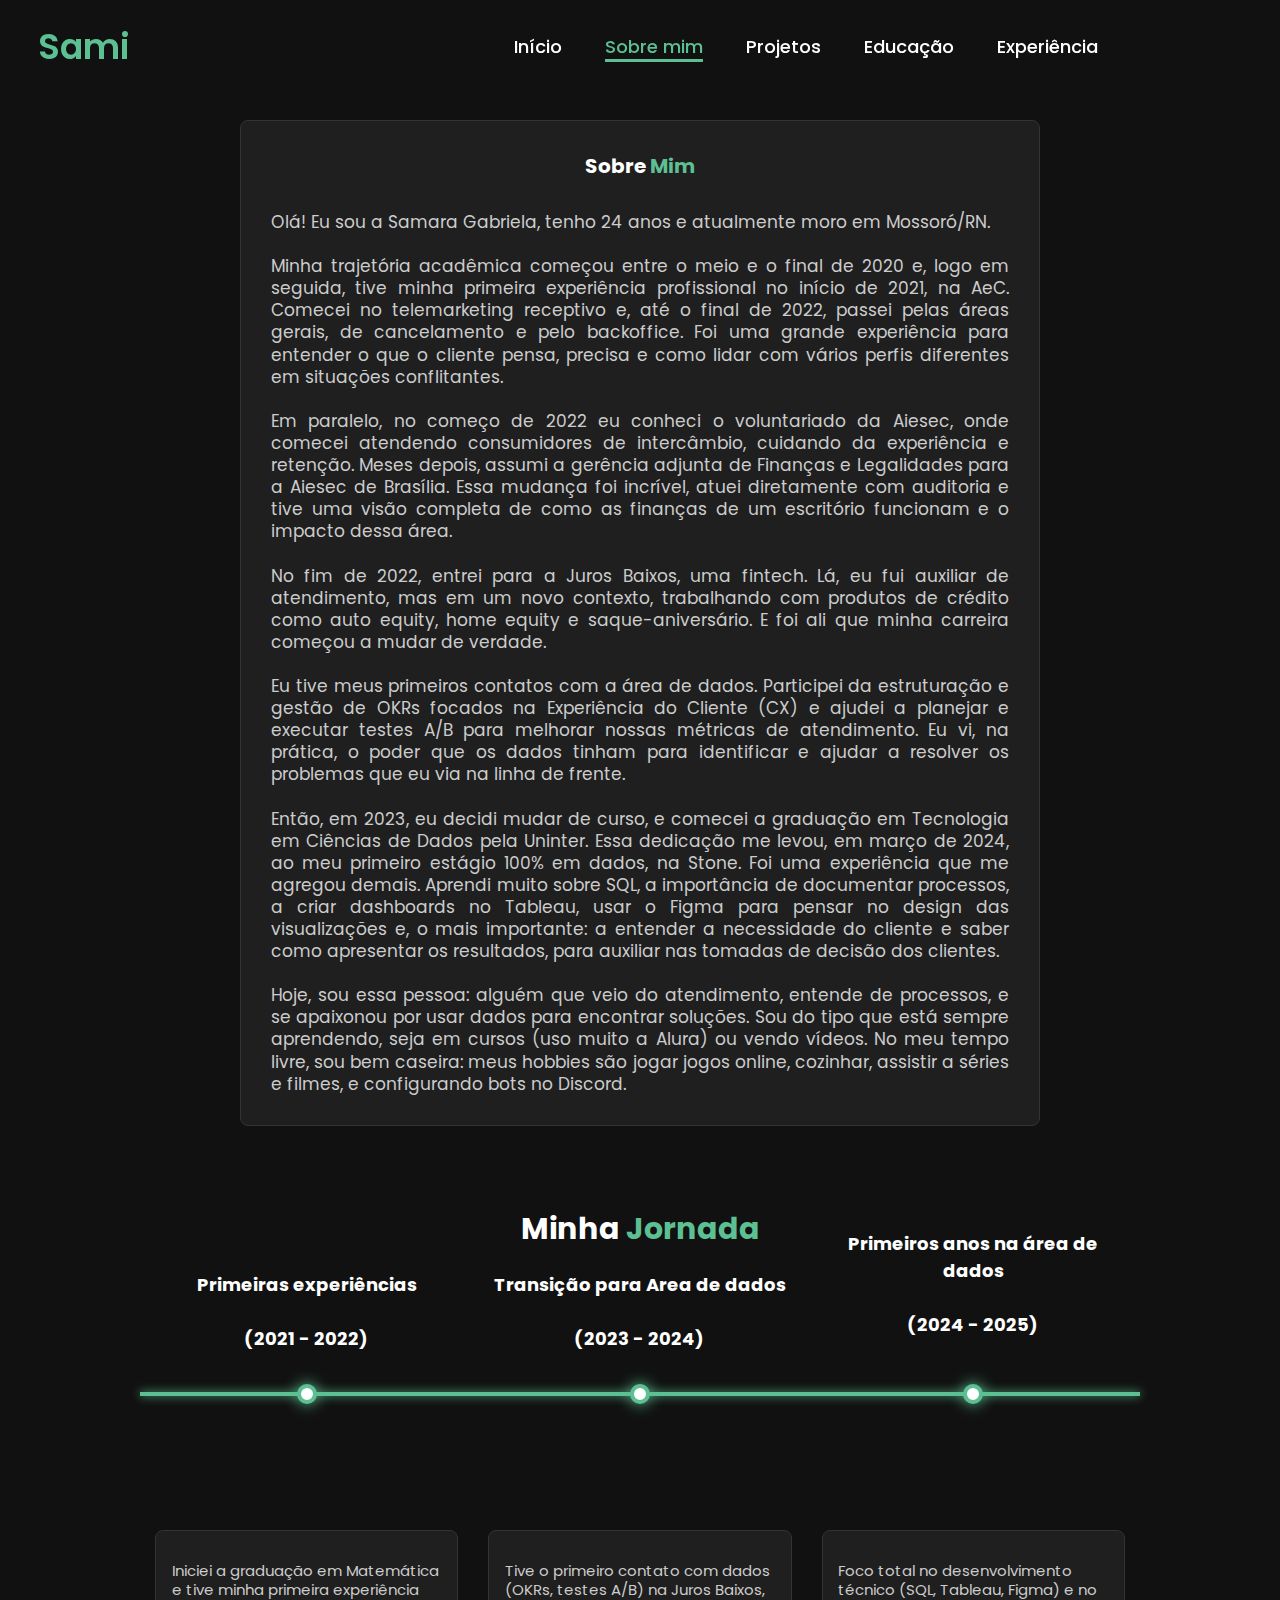
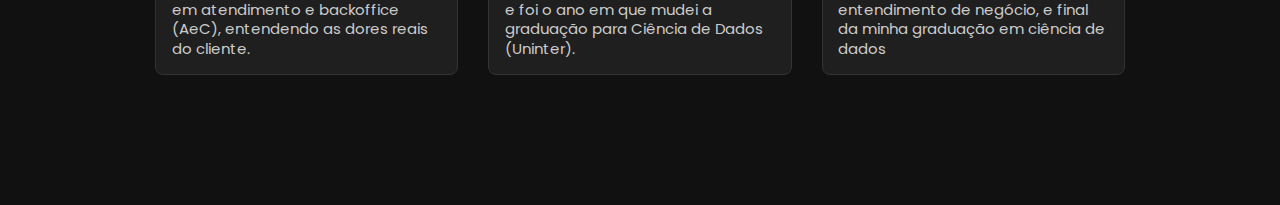
<file: about.html>
<!DOCTYPE html>
<html lang="pt-br">
<head>
    <meta charset="UTF-8">
    <meta name="viewport" content="width=device-width, initial-scale=1.0">
    <title>Sobre Mim - Portfólio Sami</title>
    <link rel="stylesheet" href="style.css"> 
    <link rel="stylesheet" href="https://cdnjs.cloudflare.com/ajax/libs/font-awesome/6.5.2/css/all.min.css" integrity="sha512-SnH5WK+bZxgPHs44uWIX+LLJAJ9/2PkPKZ5QiAj6Ta86w+fsb2TkcmfRyVX3pBnMFcV7oQPJkl9QevSCWr3W6A==" crossorigin="anonymous" referrerpolicy="no-referrer" />
</head>
<body>

    <header>
        <a href="index.html" class="logo">Sami</a>

        <nav>
            <a href="index.html">Início</a>
            <a href="about.html" class="active">Sobre mim</a>
            <a href="projects.html">Projetos</a>
            <a href="education.html">Educação</a>
            <a href="experience.html">Experiência</a>

        </nav>
            <div id="menu-icon" class="fas fa-bars"></div>
    </header>

<section class="about" id="about">

        <div class="about-intro">
            <h1 class="heading">Sobre <span>Mim</span></h1>
            <p>
                Olá! Eu sou a Samara Gabriela, tenho 24 anos e atualmente moro em Mossoró/RN. <br><br>

Minha trajetória acadêmica começou entre o meio e o final de 2020 e, logo em seguida, tive minha primeira experiência profissional no início de 2021, na AeC. Comecei no telemarketing receptivo e, até o final de 2022, passei pelas áreas gerais, de cancelamento e pelo backoffice. Foi uma grande experiência para entender o que o cliente pensa, precisa e como lidar com vários perfis diferentes em situações conflitantes. <br><br>

Em paralelo, no começo de 2022 eu conheci o voluntariado da Aiesec, onde comecei atendendo consumidores de intercâmbio, cuidando da experiência e retenção. Meses depois, assumi a gerência adjunta de Finanças e Legalidades para a Aiesec de Brasília. Essa mudança foi incrível, atuei diretamente com auditoria e tive uma visão completa de como as finanças de um escritório funcionam e o impacto dessa área. <br><br>

No fim de 2022, entrei para a Juros Baixos, uma fintech. Lá, eu fui auxiliar de atendimento, mas em um novo contexto, trabalhando com produtos de crédito como auto equity, home equity e saque-aniversário. E foi ali que minha carreira começou a mudar de verdade. <br><br>

Eu tive meus primeiros contatos com a área de dados. Participei da estruturação e gestão de OKRs focados na Experiência do Cliente (CX) e ajudei a planejar e executar testes A/B para melhorar nossas métricas de atendimento. Eu vi, na prática, o poder que os dados tinham para identificar e ajudar a resolver os problemas que eu via na linha de frente. <br><br>

Então, em 2023, eu decidi mudar de curso, e comecei a graduação em Tecnologia em Ciências de Dados pela Uninter.

Essa dedicação me levou, em março de 2024, ao meu primeiro estágio 100% em dados, na Stone. Foi uma experiência que me agregou demais. Aprendi muito sobre SQL, a importância de documentar processos, a criar dashboards no Tableau, usar o Figma para pensar no design das visualizações e, o mais importante: a entender a necessidade do cliente e saber como apresentar os resultados, para auxiliar nas tomadas de decisão dos clientes.<br><br>

Hoje, sou essa pessoa: alguém que veio do atendimento, entende de processos, e se apaixonou por usar dados para encontrar soluções. Sou do tipo que está sempre aprendendo, seja em cursos (uso muito a Alura) ou vendo vídeos. No meu tempo livre, sou bem caseira: meus hobbies são jogar jogos online, cozinhar, assistir a séries e filmes, e configurando bots no Discord.
            </p>
        </div>

        <div class="timeline-horizontal-container">
            <h2 class="heading-small">Minha <span>Jornada</span></h2>
            <div class="timeline-horizontal">

                <div class="timeline-item">
                    <h3 class="timeline-title">Primeiras experiências 
                        <br></br>(2021 - 2022)</h3>
                    <div class="timeline-dot"></div>
                    <div class="timeline-content">
                        <p>Iniciei a graduação em Matemática e tive minha primeira experiência em atendimento e backoffice (AeC), entendendo as dores reais do cliente.</p>
                    </div>
                </div>

                <div class="timeline-item">
                    <h3 class="timeline-title">Transição para Area de dados 
                        <br></br>(2023 - 2024)</h3>
                    <div class="timeline-dot"></div>
                    <div class="timeline-content">
                        <p> Tive o primeiro contato com dados (OKRs, testes A/B) na Juros Baixos, e foi o ano em que mudei a graduação para Ciência de Dados (Uninter).</p>
                    </div>
                </div>
                
                <div class="timeline-item">
                    <h3 class="timeline-title">Primeiros anos na área de dados
                        <br></br>(2024 - 2025)</h3>
                    <div class="timeline-dot"></div>
                    <div class="timeline-content">
                        <p>Foco total no desenvolvimento técnico (SQL, Tableau, Figma) e no entendimento de negócio, e final da minha graduação em ciência de dados</p>
                    </div>
                </div>

            </div>
        </div>

    </section>

            <script>
                let menuIcon = document.querySelector('#menu-icon');
                let navbar = document.querySelector('nav');

                menuIcon.onclick = () => {
                    menuIcon.classList.toggle('fa-times');
                    navbar.classList.toggle('active');
                };
            </script>

        </body>
        </html>
</file>
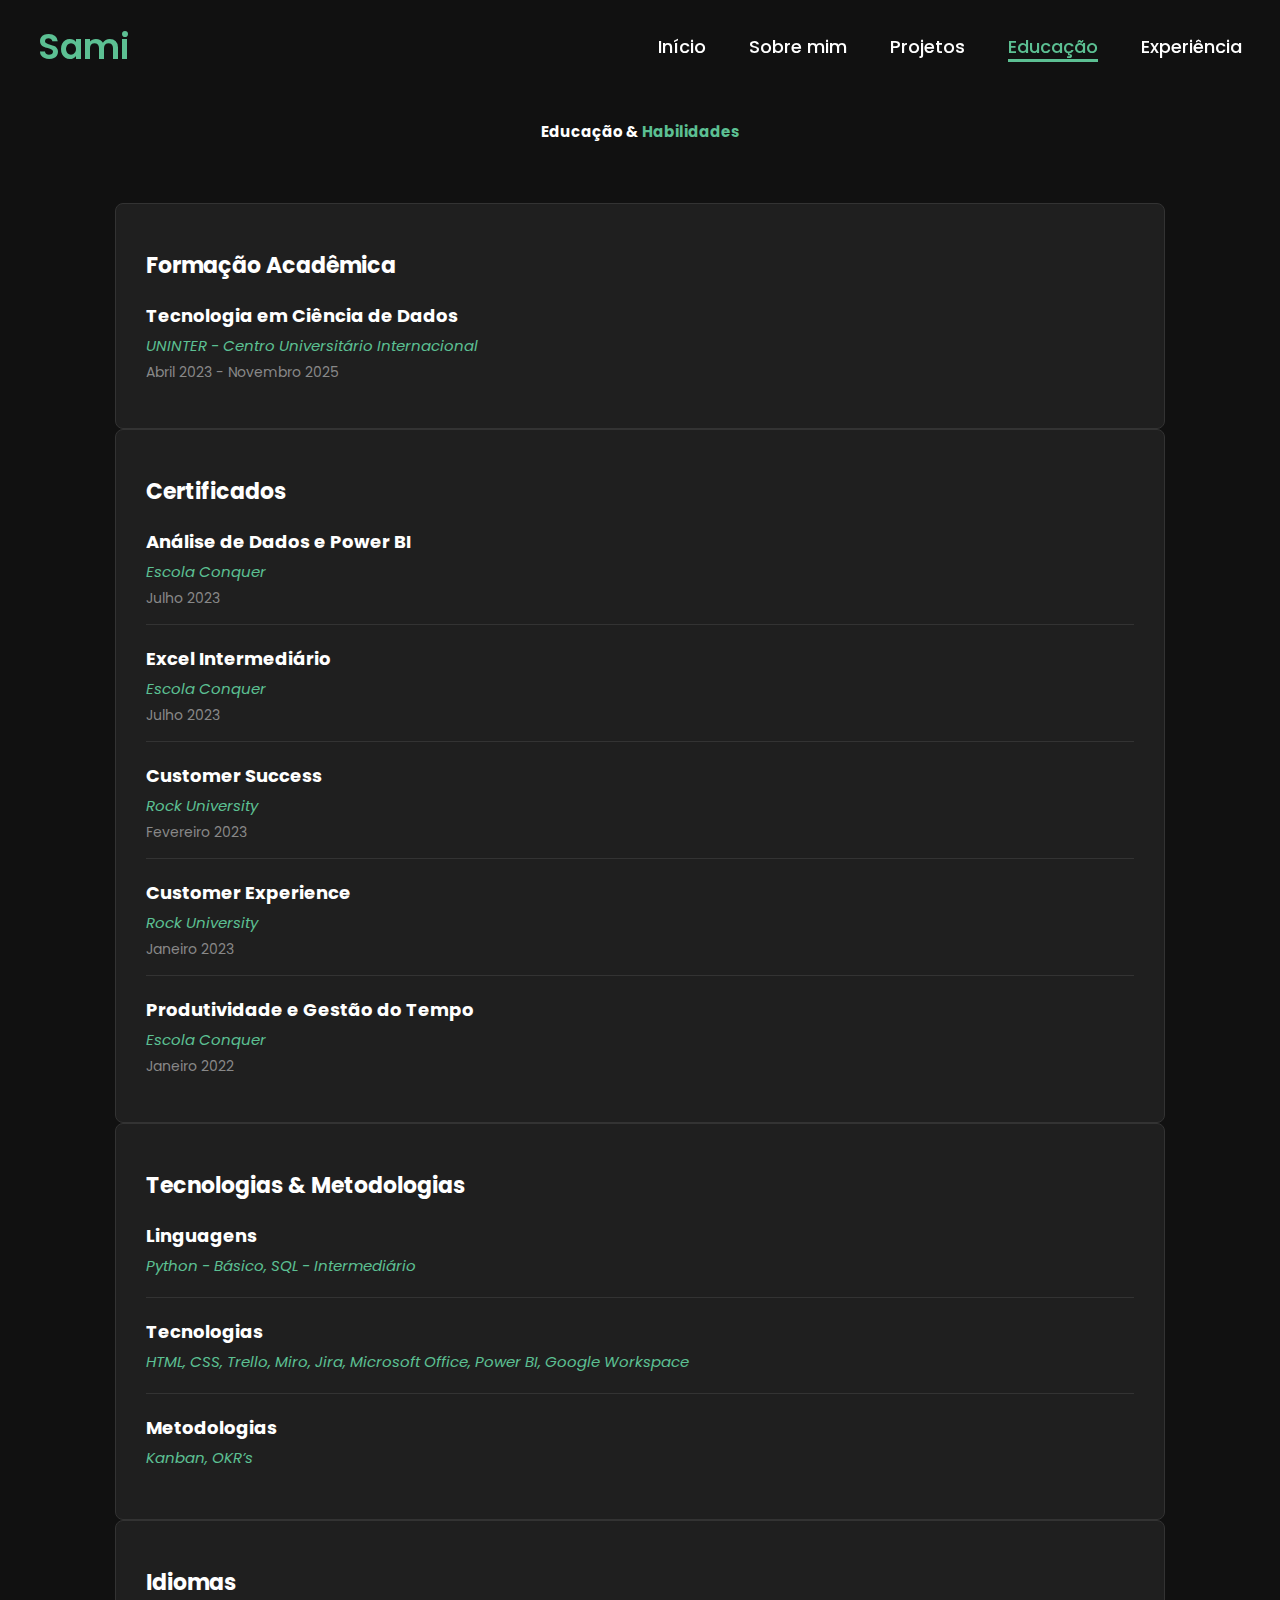
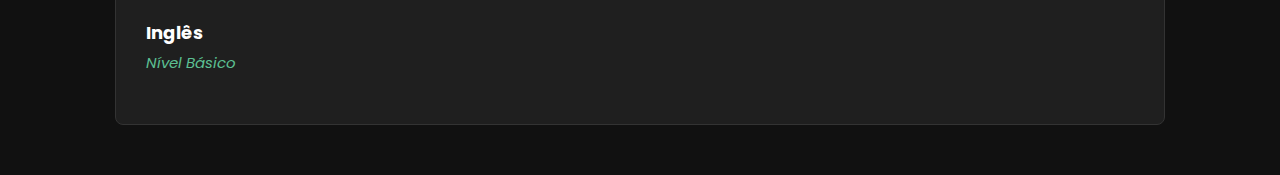
<file: education.html>
<!DOCTYPE html>
<html lang="pt-br">
<head>
    <meta charset="UTF-8">
    <meta name="viewport" content="width=device-width, initial-scale=1.0">
    <title>Educação - Portfólio Sami</title>
    <link rel="stylesheet" href="style.css"> 
    <link rel="stylesheet" href="https://cdnjs.cloudflare.com/ajax/libs/font-awesome/6.5.2/css/all.min.css" integrity="sha512-SnH5WK+bZxgPHs44uWIX+LLJAJ9/2PkPKZ5QiAj6Ta86w+fsb2TkcmfRyVX3pBnMFcV7oQPJkl9QevSCWr3W6A==" crossorigin="anonymous" referrerpolicy="no-referrer" />
</head>
<body>

    <header>
        <a href="index.html" class="logo">Sami</a>

        <nav>
            <a href="index.html">Início</a>
            <a href="about.html">Sobre mim</a>
            <a href="projects.html">Projetos</a>
            <a href="education.html" class="active">Educação</a> <a href="experience.html">Experiência</a>
        </nav>
    </header>

    <section class="education" id="education">
        <h2 class="heading">Educação & <span>Habilidades</span></h2>

        <div class="education-container">

            <div class="education-card">
                <i class="fa-solid fa-graduation-cap"></i>
                <h3>Formação Acadêmica</h3>
                <ul>
                    <li>
                        <h4>Tecnologia em Ciência de Dados</h4>
                        <span class="institution">UNINTER - Centro Universitário Internacional</span>
                        <span class="date">Abril 2023 - Novembro 2025</span>
                    </li>
                    </ul>
            </div>

            <div class="education-card">
                <i class="fa-solid fa-certificate"></i>
                <h3>Certificados</h3>
                <ul>
                    <li>
                        <h4>Análise de Dados e Power BI</h4>
                        <span class="institution">Escola Conquer</span>
                        <span class="date">Julho 2023</span>
                    </li>
                    <li>
                        <h4>Excel Intermediário</h4>
                        <span class="institution">Escola Conquer</span>
                        <span class="date">Julho 2023</span>
                    </li>
                    <li>
                        <h4>Customer Success</h4>
                        <span class="institution">Rock University</span>
                        <span class="date">Fevereiro 2023</span>
                    </li>
                    <li>
                        <h4>Customer Experience</h4>
                        <span class="institution">Rock University</span>
                        <span class="date">Janeiro 2023</span>
                    </li>
                    <li>
                        <h4>Produtividade e Gestão do Tempo</h4>
                        <span class="institution">Escola Conquer</span>
                        <span class="date">Janeiro 2022</span>
                    </li>
                </ul>
            </div>

            <div class="education-card">
                <i class="fa-solid fa-laptop-code"></i>
                <h3>Tecnologias & Metodologias</h3>
                <ul>
                    <li>
                        <h4>Linguagens</h4>
                        <span class="institution">Python - Básico, SQL - Intermediário</span>
                    </li>
                    <li>
                        <h4>Tecnologias</h4>
                        <span class="institution">HTML, CSS, Trello, Miro, Jira, Microsoft Office, Power BI, Google Workspace</span>
                    </li>
                    <li>
                        <h4>Metodologias</h4>
                        <span class="institution">Kanban, OKR’s</span>
                    </li>
                </ul>
            </div>

            <div class="education-card">
                <i class="fa-solid fa-language"></i>
                <h3>Idiomas</h3>
                <ul>
                    <li>
                        <h4>Inglês</h4>
                        <span class="institution">Nível Básico</span>
                    </li>
                </ul>
            </div>

        </div> </section>
    
</body>
</html>
</file>
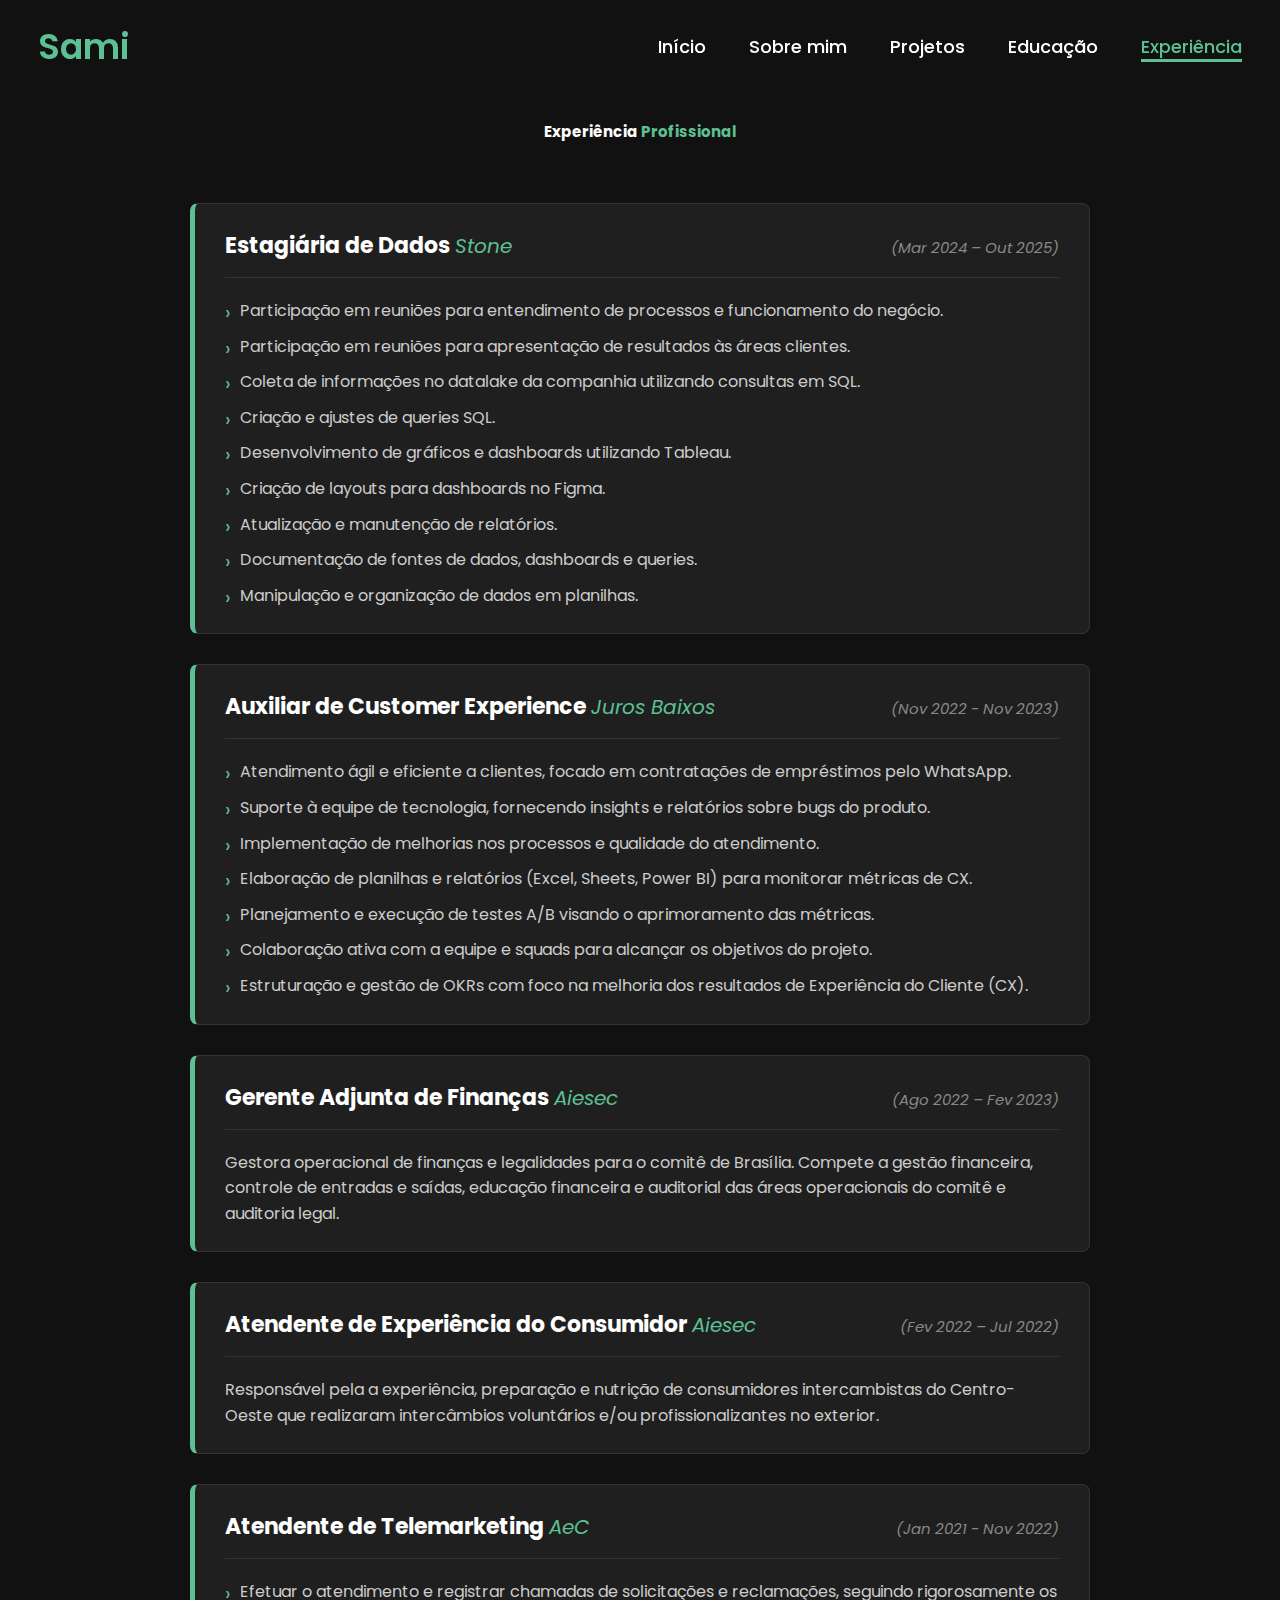
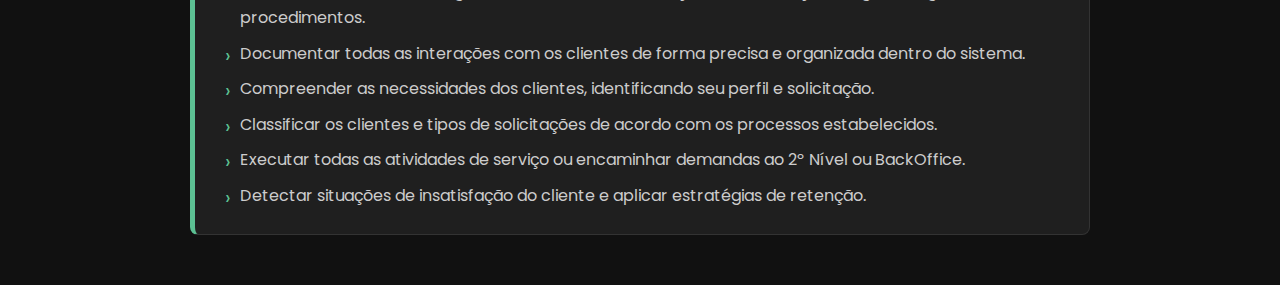
<file: experience.html>
<!DOCTYPE html>
<html lang="pt-br">
<head>
    <meta charset="UTF-8">
    <meta name="viewport" content="width=device-width, initial-scale=1.0">
    <title>Experiência - Portfólio Sami</title>
    <link rel="stylesheet" href="style.css"> 
    <link rel="stylesheet" href="https://cdnjs.cloudflare.com/ajax/libs/font-awesome/6.5.2/css/all.min.css" integrity="sha512-SnH5WK+bZxgPHs44uWIX+LLJAJ9/2PkPKZ5QiAj6Ta86w+fsb2TkcmfRyVX3pBnMFcV7oQPJkl9QevSCWr3W6A==" crossorigin="anonymous" referrerpolicy="no-referrer" />
</head>
<body>

    <header>
        <a href="index.html" class="logo">Sami</a>
        <nav>
            <a href="index.html">Início</a>
            <a href="about.html">Sobre mim</a>
            <a href="projects.html">Projetos</a>
            <a href="education.html">Educação</a>
            <a href="experience.html" class="active">Experiência</a>
        </nav>
    </header>

    <section class="experience" id="experience">
        <h2 class="heading">Experiência <span>Profissional</span></h2>

        <div class="experience-container">

            <div class="experience-block">
                <div class="experience-header">
                    <h3>Estagiária de Dados <span class="company-name">Stone</span></h3>
                    <span class="date">(Mar 2024 – Out 2025)</span>
                </div>
                <ul class="job-description">
                    <li>Participação em reuniões para entendimento de processos e funcionamento do negócio.</li>
                    <li>Participação em reuniões para apresentação de resultados às áreas clientes.</li>
                    <li>Coleta de informações no datalake da companhia utilizando consultas em SQL.</li>
                    <li>Criação e ajustes de queries SQL.</li>
                    <li>Desenvolvimento de gráficos e dashboards utilizando Tableau.</li>
                    <li>Criação de layouts para dashboards no Figma.</li>
                    <li>Atualização e manutenção de relatórios.</li>
                    <li>Documentação de fontes de dados, dashboards e queries.</li>
                    <li>Manipulação e organização de dados em planilhas.</li>
                </ul>
            </div>

            <div class="experience-block">
                <div class="experience-header">
                    <h3>Auxiliar de Customer Experience <span class="company-name">Juros Baixos</span></h3>
                    <span class="date">(Nov 2022 - Nov 2023)</span>
                </div>
                <ul class="job-description">
                    <li>Atendimento ágil e eficiente a clientes, focado em contratações de empréstimos pelo WhatsApp.</li>
                    <li>Suporte à equipe de tecnologia, fornecendo insights e relatórios sobre bugs do produto.</li>
                    <li>Implementação de melhorias nos processos e qualidade do atendimento.</li>
                    <li>Elaboração de planilhas e relatórios (Excel, Sheets, Power BI) para monitorar métricas de CX.</li>
                    <li>Planejamento e execução de testes A/B visando o aprimoramento das métricas.</li>
                    <li>Colaboração ativa com a equipe e squads para alcançar os objetivos do projeto.</li>
                    <li>Estruturação e gestão de OKRs com foco na melhoria dos resultados de Experiência do Cliente (CX).</li>
                </ul>
            </div>

            <div class="experience-block">
                <div class="experience-header">
                    <h3>Gerente Adjunta de Finanças <span class="company-name">Aiesec</span></h3>
                    <span class="date">(Ago 2022 – Fev 2023)</span>
                </div>
                <p class="job-description">Gestora operacional de finanças e legalidades para o comitê de Brasília. Compete a gestão financeira, controle de entradas e saídas, educação financeira e auditorial das áreas operacionais do comitê e auditoria legal.</p>
            </div>

            <div class="experience-block">
                <div class="experience-header">
                    <h3>Atendente de Experiência do Consumidor <span class="company-name">Aiesec</span></h3>
                    <span class="date">(Fev 2022 – Jul 2022)</span>
                </div>
                <p class="job-description">Responsável pela a experiência, preparação e nutrição de consumidores intercambistas do Centro-Oeste que realizaram intercâmbios voluntários e/ou profissionalizantes no exterior.</p>
            </div>

            <div class="experience-block">
                <div class="experience-header">
                    <h3>Atendente de Telemarketing <span class="company-name">AeC</span></h3>
                    <span class="date">(Jan 2021 - Nov 2022)</span>
                </div>
                <ul class="job-description">
                    <li>Efetuar o atendimento e registrar chamadas de solicitações e reclamações, seguindo rigorosamente os procedimentos.</li>
                    <li>Documentar todas as interações com os clientes de forma precisa e organizada dentro do sistema.</li>
                    <li>Compreender as necessidades dos clientes, identificando seu perfil e solicitação.</li>
                    <li>Classificar os clientes e tipos de solicitações de acordo com os processos estabelecidos.</li>
                    <li>Executar todas as atividades de serviço ou encaminhar demandas ao 2º Nível ou BackOffice.</li>
                    <li>Detectar situações de insatisfação do cliente e aplicar estratégias de retenção.</li>
                </ul>
            </div>

        </div> </section>
    
</body>
</html>
</file>
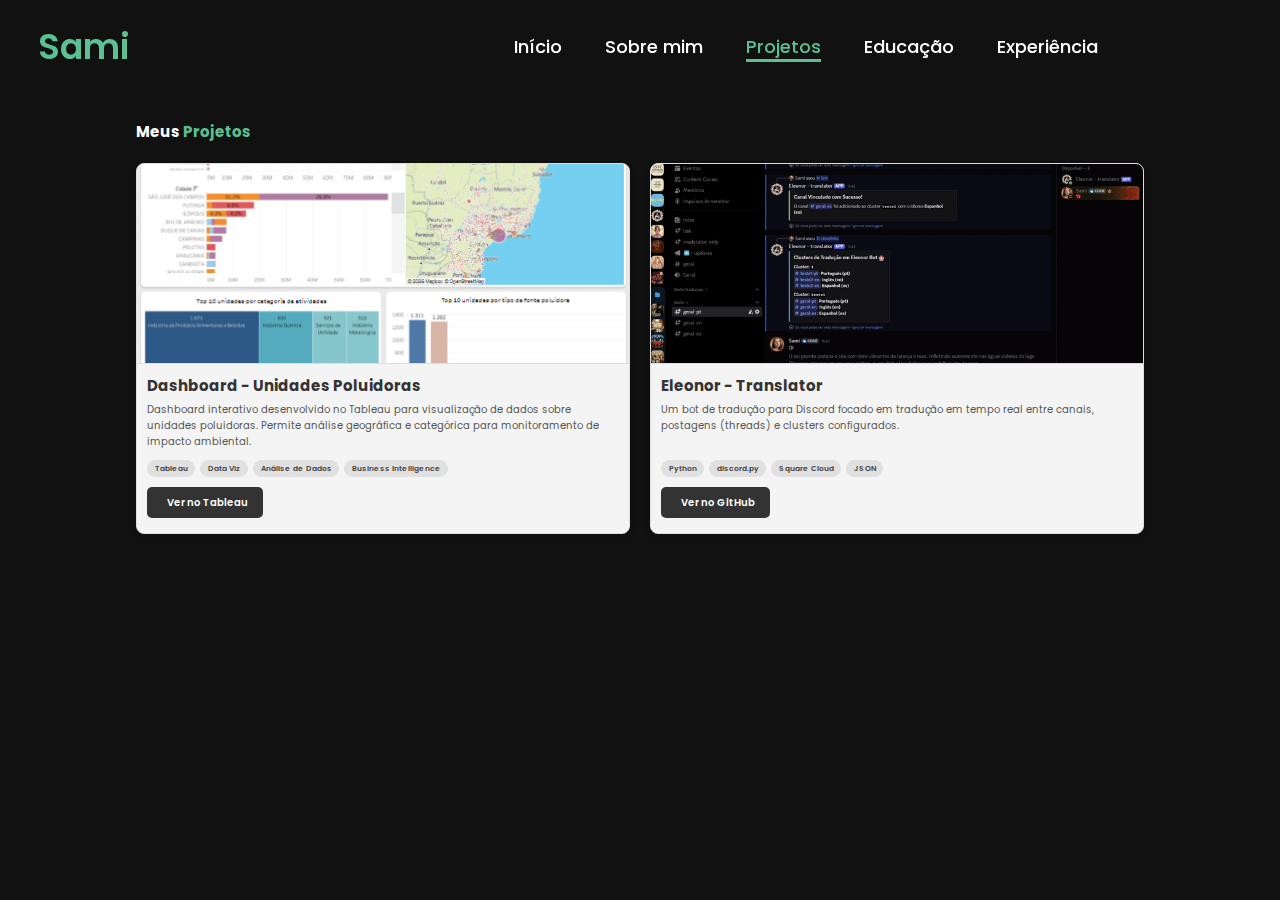
<file: projects.html>
<!DOCTYPE html>
<html lang="pt-br">
<head>
    <meta charset="UTF-8">
    <meta name="viewport" content="width=device-width, initial-scale=1.0">
    <title>Projetos - Portfólio Sami</title>
    <link rel="stylesheet" href="style.css"> 
    <link rel="stylesheet" href="https://cdnjs.cloudflare.com/ajax/libs/font-awesome/6.5.2/css/all.min.css" integrity="sha512-SnH5WK+bZxgPHs44uWIX+LLJAJ9/2PkPKZ5QiAj6Ta86w+fsb2TkcmfRyVX3pBnMFcV7oQPJkl9QevSCWr3W6A==" crossorigin="anonymous" referrerpolicy="no-referrer" />
</head>
<body>

    <header>
        <a href="index.html" class="logo">Sami</a>

        <nav>
            <a href="index.html">Início</a>
            <a href="about.html">Sobre mim</a>
            <a href="projects.html" class="active">Projetos</a>
            <a href="education.html">Educação</a>
            <a href="experience.html">Experiência</a>
        </nav>
            <div id="menu-icon" class="fas fa-bars"></div>
    </header>

    <section class="about" id="about">
        <div class="about-content">
            <h2 class="heading">Meus <span>Projetos</span></h2>
            
            <div class="projects-container">

                <div class="project-card">
                    <img src="dashboard-poluidoras.png" alt="Dashboard Unidades Poluidoras" class="project-image">
                    
                    <h4 class="project-title">Dashboard - Unidades Poluidoras</h4>
                    
                    <p class="project-description">
                        Dashboard interativo desenvolvido no Tableau para visualização de dados sobre unidades poluidoras. Permite análise geográfica e categórica para monitoramento de impacto ambiental.
                    </p>
                    
                    <div class="project-tags">
                        <span>Tableau</span>
                        <span>Data Viz</span>
                        <span>Análise de Dados</span>
                        <span>Business Intelligence</span>
                    </div>
                    
                    <div class="project-links">
                        <a href="https://public.tableau.com/app/profile/samara.franco/viz/UnidadePoluidora/Geral" target="_blank" class="btn-link">
                            <i class="fas fa-chart-line"></i> Ver no Tableau
                        </a>
                    </div>
                </div>

                <div class="project-card">
                    
                    <img src="teste-bot.gif" alt="Demonstração do Bot Eleonor" class="project-image">
                    
                    <h4 class="project-title">Eleonor - Translator</h4>
                    
                    <p class="project-description">
                        Um bot de tradução para Discord focado em tradução em tempo real entre canais, postagens (threads) e clusters configurados.
                    </p>
                    
                    <div class="project-tags">
                        <span>Python</span>
                        <span>discord.py</span>
                        <span>Square Cloud</span>
                        <span>JSON</span>
                    </div>
                    
                    <div class="project-links">
                        <a href="https://github.com/samigaby/Eleonor---translator" target="_blank" class="btn-link">
                            <i class="fab fa-github"></i> Ver no GitHub
                        </a>
                    </div>
                </div>

            </div> </div>
    </section>
        <script>
                let menuIcon = document.querySelector('#menu-icon');
                let navbar = document.querySelector('nav');

                menuIcon.onclick = () => {
                    menuIcon.classList.toggle('fa-times');
                    navbar.classList.toggle('active');
                };
        </script>   
</body>
</html>
</file>
<file: style.css>
@import url('https://fonts.googleapis.com/css2?family=Poppins:wght@100;200;300;400;500;600;700;800&display=swap');

* {
    margin: 0;
    padding: 0;
    box-sizing: border-box;
    text-decoration: none;
    border: none;
    outline: none;
    font-family: 'Poppins', sans-serif;
}

html {
    font-size: 62.5%;
    scroll-behavior: smooth; /* Adicionado para rolagem suave */
}

body {
    width: 100%;
    min-height: 100vh;
    overflow-x: hidden;
    background-image: linear-gradient(to right, #535353 0%, black 100%);
    color: white;
}

/* =================================
   HEADER
   ================================= */
header {
    position: fixed;
    top: 0;
    left: 0;
    width: 100%;
    padding: 2rem 3%;
    background-color: transparent(0, 0, 0, 0.3); /* Fundo semi-transparente para melhor leitura */
    backdrop-filter: blur(0px); /* Efeito de vidro fosco */
    display: flex;
    justify-content: space-between;
    align-items: center;

    z-index: 100;
}

.logo {
    font-size: 3.5rem;
    font-weight: 600;
    color: #5CC093;
    cursor: pointer;
    transition: 0.5s ease;
    margin-right: 20rem;
}

.logo:hover {
    transform: scale(1.1);
}

nav a {
    font-size: 1.8rem;
    color: white;
    margin-left: 4rem;
    font-weight: 500;
    transition: 0.3s ease;
    border-bottom: 3px solid transparent;
}

nav a:hover,
nav a.active {
    color: #5CC093;
    border-bottom: 3px solid #5CC093;
}

/* =================================
   HOME SECTION
   ================================= */
section {
    min-height: 100vh;
    padding: 5rem 9% 5rem;
}

.home {
    display: flex;
    justify-content: center;
    align-items: center;
    gap: 8rem;
}

.home-content h1 {
    font-size: 5.5rem;
    font-weight: 700;
    line-height: 1.3;
}

.home-content h3 {
    font-size: 3.5rem;
    margin-bottom: 1rem;
    font-weight: 700;
}

span {
    color: #5CC093;
}


/* >>> CÓDIGO PARA SEPARAR CONTÊINER E IMAGEM <<< */

/* 1. O CONTÊINER PRINCIPAL (A CAIXA QUE SEGURA TUDO) */
.home-img {
    position: relative; /* Essencial para o posicionamento das camadas */
    width: 350px;
    height: 350px;  
    /* Adicionamos display flex para centralizar a imagem facilmente */
    display: flex;
    justify-content: center;
    align-items: center;
}

/* 2. A FORMA DE FUNDO (A CAMADA DE TRÁS) */
.home-img::before {
    content: ''; /* Pseudo-elementos sempre precisam de 'content' */
    position: absolute; /* Posição absoluta em relação ao .home-img */
    width: 100%;       /* Ocupa 100% do tamanho do pai */
    height: 100%;
    top: 0;
    left: 0;
    /* É AQUI QUE VOCÊ CRIA SUA FORMA CUSTOMIZADA! */
    border-radius: 50% 50% 50% 50% / 50% 50% 50% 50%; 
    
    /* O brilho e a cor ficam na forma de fundo */
    background-color: #333; /* Uma cor de fundo para a forma */
    box-shadow: 0 0 30px #5CC093;
    
    transition: 0.4s ease-in-out;
}

/* 3. A IMAGEM (A CAMADA DA FRENTE) */
.home-img img {
    width: 102%;  /* Um pouco menor que o contêiner para a borda aparecer */
    height: 110%;
    object-fit: cover; /* Garante que a foto não se distorça */
    
    /* AQUI você define a forma da IMAGEM! Pode ser um círculo perfeito. */
    border-radius: 50%; 
    
    /* Garante que a imagem fique na frente da forma de fundo */
    position: relative; 
    z-index: 1;
}

/* EFEITO HOVER: Aumenta a forma de trás e o brilho */
.home-img:hover::before {
    transform: scale(1.02);
    box-shadow: 0 0 100px #5CC093;
}

/* Lembre-se: A regra para .home-img img deve ser APAGADA do seu CSS! */
/* >>> FIM DA SOLUÇÃO <<< */


.social-icons a {
    display: inline-flex;
    justify-content: center;
    align-items: center;
    width: 4rem;
    height: 4rem;
    background-color: transparent;
    border: 2px solid #5CC093;
    border-radius: 50%;
    font-size: 2rem;
    color: #5CC093;
    margin: 3rem 1.5rem 3rem 0;
    transition: 0.3s ease;
}

.social-icons a:hover {
    background-color: #5CC093;
    color: white;
    transform: translateY(-5px);
}

.btn {
    display: inline-block;
    padding: 1.2rem 2.8rem;
    background-color: #5CC093;
    border-radius: 4rem;
    font-size: 1.6rem;
    color: white;
    letter-spacing: 0.1rem;
    font-weight: 600;
    border: 2px solid #5CC093;
    transition: 0.3s ease;
    cursor: pointer;
    box-shadow: 0 0 10px #5CC093;
}

.btn:hover {
    transform: scale(1.03);
    background-color: transparent;
    color: #5CC093;
    box-shadow: 0 0 25px #5CC093;
}

.typing-text span {
    position: relative;
}

.typing-text span::before {
    content: "Analytics Engineer";
    color: #5CC093;
    animation: word 20s infinite; /* Animação que troca as palavras */

    /* A MÁGICA ACONTECE AQUI */
    
    white-space: nowrap; /* Evita que o texto quebre linha */
    overflow: hidden; /* Garante que nada escape */
    clip-path: inset(0 100% 0 0); /* Começa "cortado" (invisível) */
    
    /* Animação que "digita" e "apaga" usando o clip-path */
    animation: word 20s infinite,
                 typing 20s steps(18) infinite;
}

.typing-text span::after {
    content: "";
    position: absolute;
    width: 3px; /* Apenas a largura do cursor */
    height: 100%;
    background-color: #5CC093; /* Cor do cursor */
    
    /* Posição inicial ao lado do texto (que está invisível) */
    left: 0; 
    
    /* As duas animações: uma para piscar e outra para acompanhar o texto */
    animation: cursor_move 20s steps(18) infinite,
                 blink 0.8s infinite;
}

/* ================================================= */
/* KEYFRAMES ATUALIZADOS               */
/* ================================================= */

/* 1. Animação que troca o texto (esta não muda) */
@keyframes word {
    0%, 49.9% { content: "Analytics Engineer"; }
    50%, 100% { content: "Data Analyst"; }
}

/* 2. Animação que revela/esconde o texto com clip-path */
@keyframes typing {
    /* FASE 1: "Analytics Engineer" */
    0%, 4% { clip-path: inset(0 100% 0 0); } /* Escondido */
    10%, 40% { clip-path: inset(0 0 0 0); } /* Totalmente visível */
    44%, 49.9% { clip-path: inset(0 100% 0 0); } /* Escondido de novo */

    /* FASE 2: "Data Analyst" */
    50%, 54% { clip-path: inset(0 100% 0 0); } /* Continua escondido */
    60%, 90% { clip-path: inset(0 0 0 0); } /* Totalmente visível */
    94%, 100% { clip-path: inset(0 100% 0 0); } /* Escondido para recomeçar */
}

/* 3. Animação que move o cursor junto com o texto */
@keyframes cursor_move {
    /* FASE 1 */
    0%, 4% { left: 0; }
    10%, 40% { left: 100%; }
    44%, 49.9% { left: 0; }

    /* FASE 2 */
    50%, 54% { left: 0; }
    60%, 90% { left: 100%; }
    94%, 100% { left: 0; }
}

/* 4. Animação que faz o cursor piscar */
@keyframes blink {
    to { background-color: transparent; }
}

/* =================================
   MEDIA QUERIES (Responsivo)
   ================================= */
@media (max-width: 995px) {
    header {
        padding: 2rem 3%;
    }

    nav {
        position: absolute;
        top: 100%;
        right: -100%; /* Começa fora da tela para transição */
        width: 40%;
        border-left: 3px solid #5CC093;
        border-bottom: 3px solid #5CC093;
        border-bottom-left-radius: 2rem;
        padding: 1rem 0;
        background-color: #161616;
        transition: 0.3s ease; /* Adicionado para o menu aparecer suavemente */
        display: none;
    }

    nav.active {
        right: 0; /* Posição final da transição */
        display: block;
    }

    nav a {
        display: block;
        font-size: 2rem;
        margin: 3rem 0;
        text-align: center;
    }

    .home {
        flex-direction: column;
        text-align: center;
        margin-top: 6rem;
    }

    .home-content {
        order: 2; /* Coloca o texto depois da imagem */
    }

    .home-img {
        order: 1; /* Coloca a imagem primeiro */
        width: 280px; /* Tamanho fixo menor para mobile */
        height: 280px;
        margin-bottom: 3rem;
    }
    
    .home-content h1 {
        font-size: 5rem;
    }
    
    .home-content h3 {
        font-size: 2.5rem;
    }
}

/* =================================
   NOVO ESTILO - PÁGINA SOBRE MIM
   ================================= */

/* Ajustes gerais da seção about */
.about {
    padding-top: 12rem;
    padding-bottom: 5rem;
    background-color: #111;
    display: flex;
    flex-direction: column;
    align-items: center; /* Centraliza horizontalmente o conteúdo */
    justify-content: flex-start;
    min-height: 100vh;
}

/* 1. Estilo para o texto de introdução */
.about-intro {
    text-align: center;
    max-width: 800px;
    margin: 0 auto 8rem auto; /* Centraliza e adiciona espaço abaixo */
}

.about-intro p {
    font-size: 1.7rem;
    line-height: 1.7;
    color: #ccc;
}

/* ================================================== */
/* 2. ESTILO CORRIGIDO PARA A LINHA DO TEMPO HORIZONTAL */
/* ================================================== */

.timeline-horizontal-container {
    width: 100%;
    max-width: 1000px;
    margin-bottom: 8rem;
    text-align: center;
}

.timeline-horizontal-container .heading-small {
    font-size: 3rem;
    margin-bottom: 14rem; /* Aumentei o espaço abaixo do título */
}

.timeline-horizontal {
    position: relative;
    display: flex;
    justify-content: space-between;
    /* CORREÇÃO 1: Faz todos os .timeline-item terem a mesma altura */
    align-items: stretch; 
}

/* A linha horizontal */
.timeline-horizontal::before {
    content: '';
    position: absolute;
    width: 100%;
    height: 4px;
    background-color: #5CC093;
    box-shadow: 0 0 10px #5CC093;
    top: 0; /* A linha agora fica no topo do container */
    left: 0;
    z-index: 0;
}

/* Cada item da linha do tempo */
.timeline-item {
    flex: 1;
    text-align: center;
    position: relative;
    padding: 0 15px;
    /* CORREÇÃO 2: Transforma o item em um container flex de coluna */
    display: flex;
    flex-direction: column;
}

/* Título do evento (acima do ponto) */
.timeline-title {
    font-size: 1.8rem;
    color: white;
    /* Puxamos o título para CIMA da linha com margem negativa */
    margin-bottom: 30px;
    transform: translateY(-150%);
}

/* O ponto na linha */
.timeline-dot {
    position: absolute;
    left: 50%;
    transform: translateX(-50%);
    /* CORRIGIDO: Posição do ponto para ficar no centro da linha */
    top: -8px; 
    width: 20px;
    height: 20px;
    background-color: white;
    border: 4px solid #5CC093;
    border-radius: 50%;
    box-shadow: 0 0 15px #5CC093;
    z-index: 2; /* Ponto acima da linha */
}

/* A caixa de conteúdo (abaixo do ponto) */
.timeline-content {
    background-color: #1f1f1f;
    padding: 1.55rem;
    border-radius: 8px;
    border: 1px solid #333;
    text-align: left;
    /* CORREÇÃO 3: Empurra a caixa para o final do espaço disponível */
    margin-top: auto;
    /* Ajuste: Mantém o espaço entre o ponto e a caixa com padding */
    padding-top: 30px;
}

.timeline-content p {
    font-size: 1.5rem;
    line-height: 1.3;
    color: #ccc;
}

/* =================================
   ESTILOS DA GALERIA DE FOTOS (Cor corrigida)
   ================================= */
.photos {
    padding: 10rem 9% 5rem;
    background-color: black;
    text-align: center;
}

.photo-gallery {
    display: flex;
    justify-content: center;
    align-items: center;
    flex-wrap: wrap;
    gap: 2rem;
    margin-top: 4rem;
}

.photo-gallery img {
    width: 300px;
    height: 300px;
    object-fit: cover;
    border: 3px solid #5CC093; /* COR CORRIGIDA */
    border-radius: 8px;
    transition: 0.3s ease;
}

.photo-gallery img:hover {
    transform: scale(1.05);
    box-shadow: 0 0 20px #5CC093; /* COR CORRIGIDA */
}

/* =================================
   MEDIA QUERIES (Responsivo para a linha do tempo horizontal)
   ================================= */
@media (max-width: 768px) {
    .timeline-horizontal {
        flex-direction: column; /* Em telas menores, a linha do tempo vira coluna */
        align-items: flex-start; /* Alinha os itens à esquerda */
        padding-top: 0;
        padding-bottom: 0;
        margin: 0 auto;
        width: 100%;
        max-width: 400px; /* Limita a largura quando em coluna */
    }

    .timeline-horizontal::before {
        height: calc(100% - 20px); /* Linha vertical para mobile */
        width: 4px;
        top: 10px;
        left: 20px;
        transform: translateX(0);
    }

    .timeline-item {
        width: 100%;
        max-width: none;
        padding: 60px 0 20px 60px; /* Ajusta o padding para a linha lateral */
        text-align: left;
    }

    .timeline-dot {
        left: 15px; /* Posição do ponto na linha vertical para mobile */
        top: 25px;
        transform: translateX(0);
    }

    .timeline-title {
        text-align: left; /* Alinha o título à esquerda */
        margin-bottom: 10px;
    }

    .timeline-content {
        margin-top: 10px;
        margin-left: 0;
    }
}

/* =================================
   ESTILOS PARA O TEXTO "SOBRE MIM"
   ================================= */

.about-intro {
    text-align: left; /* Alinha o h2 à esquerda */
    max-width: 800px;
    margin: 0 auto 8rem auto;

    /* --- NOVOS ESTILOS --- */
    background-color: #1f1f1f; /* 1. Fundo (igual às caixas da timeline) */
    padding: 3rem;             /* Espaçamento interno para o texto respirar */
    border-radius: 8px;        /* Cantos arredondados (igual à timeline) */
    border: 1px solid #333;  /* Borda sutil (igual à timeline) */
}

/* O título dentro da caixa */
.about-intro .heading {
    text-align: center; /* Centraliza o título "Sobre Mim" */
    margin-bottom: 3rem; /* Espaço abaixo do título */
}

.about-intro p {
    font-size: 1.7rem;
    line-height: 1.3;
    color: #ccc;
    

    /* --- NOVO ESTILO --- */
    text-align: justify; /* 2. Texto justificado */
}

/* --- ESTILOS DOS PROJETOS --- */

/* O container que segura todos os cards */
.projects-container {
    display: grid;
    /* Tenta criar 2 colunas, mas se não couber, fica com 1 */
    grid-template-columns: repeat(auto-fit, minmax(300px, 1fr));
    gap: 2rem; /* Espaçamento entre os cards */
    margin-top: 2rem;
    width: 100%;
}

/* O card individual do projeto */
.project-card {
    background: #f4f4f4; /* Um cinza bem claro de fundo */
    border: 1px solid #ddd;
    border-radius: 8px; /* Cantos arredondados */
    box-shadow: 0 4px 8px rgba(0, 0, 0, 0.05); /* Sombra suave */
    overflow: hidden; /* Garante que a imagem não vaze dos cantos */
    display: flex;
    flex-direction: column; /* Organiza o conteúdo em coluna */
    transition: transform 0.3s ease, box-shadow 0.3s ease;
}

.project-card:hover {
    transform: translateY(-5px); /* Efeito de "levantar" */
    box-shadow: 0 6px 12px rgba(0, 0, 0, 0.1);
}

/* A imagem/gif do projeto */
.project-image {
    width: 100%;
    height: 200px; /* Altura fixa para todos os cards */
    object-fit: cover; /* Garante que a imagem cubra o espaço */
    border-bottom: 1px solid #ddd;
}

/* O título do projeto */
.project-title {
    font-size: 1.5rem; /* 24px */
    color: #333;
    padding: 1rem 1rem 0.5rem 1rem;
    margin: 0;
}

/* A descrição do projeto */
.project-description {
    font-size: 1rem; /* 16px */
    color: #555;
    padding: 0 1rem 1rem 1rem;
    flex-grow: 1; /* Faz a descrição ocupar o espaço disponível */
}

/* O container das tags de tecnologia */
.project-tags {
    padding: 0 1rem 1rem 1rem;
    display: flex;
    flex-wrap: wrap;
    gap: 0.5rem; /* Espaço entre as tags */
}

/* As tags individuais */
.project-tags span {
    background: #e0e0e0; /* Fundo da tag */
    color: #444;
    font-size: 0.75rem; /* 12px */
    font-weight: 600;
    padding: 0.25rem 0.75rem;
    border-radius: 12px; /* Pílula arredondada */
}

/* O container dos links (botão) */
.project-links {
    padding: 0 1rem 1.5rem 1rem;
    margin-top: auto; /* Empurra o botão para o final do card */
}

/* O botão de link */
.btn-link {
    display: inline-block;
    background-color: #333; /* Cor do GitHub */
    color: #fff; /* Texto branco */
    padding: 0.75rem 1.5rem;
    border-radius: 5px;
    text-decoration: none; /* Tira o sublinhado do link */
    font-weight: 600;
    transition: background-color 0.3s ease;
}

.btn-link:hover {
    background-color: #555; /* Cor mais clara ao passar o mouse */
}

/* Ícone dentro do botão */
.btn-link i {
    margin-right: 0.5rem;
}

/* =================================
   ESTILOS DA PÁGINA DE EDUCAÇÃO
   ================================= */
.education {
    padding: 12rem 9% 5rem;
    background-color: #111;
    min-height: 100vh;
}

.education .heading {
    text-align: center;
    margin-bottom: 6rem;
}

.education-container {
    display: grid;
    /* MUDANÇA: Cria um grid de 4 colunas em telas maiores */
    grid-template-columns: repeat(4, 1fr);
    gap: 2rem; /* Diminuí o espaço para os cards caberem melhor */
}

.education-card {
    background-color: #1f1f1f;
    padding: 3rem;
    border-radius: 8px;
    border: 1px solid #333;
    transition: 0.3s ease;
    display: flex;
    flex-direction: column; /* Garante que o conteúdo se alinhe verticalmente */
}

/* Efeito de hover para destacar o card */
.education-card:hover {
    transform: translateY(-5px); /* Eleva o card sutilmente */
    border-color: #5CC093;
    box-shadow: 0 0 15px rgba(92, 192, 147, 0.2);
}

/* Estilo do Ícone */
.education-card i {
    font-size: 3rem;
    color: #5CC093;
    margin-bottom: 1.5rem;
}

/* Título do Card */
.education-card h3 {
    font-size: 2.2rem;
    color: white;
    margin-bottom: 2rem;
}

/* Lista de itens */
.education-card ul {
    list-style: none; /* Remove os pontos da lista */
    padding: 0;
    margin: 0;
    flex-grow: 1; /* Faz o conteúdo da lista crescer para preencher o card */
}

.education-card ul li {
    font-size: 1.6rem;
    color: #ccc;
    margin-bottom: 2rem;
    padding-bottom: 1.5rem;
    border-bottom: 1px solid #333; /* Linha separadora sutil */
}

.education-card ul li:last-child {
    margin-bottom: 0;
    border-bottom: none; /* Remove a linha do último item */
}

/* Título de cada item da lista (ex: "Tecnologia em Ciência de Dados") */
.education-card ul li h4 {
    font-size: 1.8rem;
    color: white;
    margin-bottom: 0.5rem;
}

/* Nome da Instituição ou descrição da tecnologia */
.education-card ul li .institution {
    display: block;
    color: #5CC093; /* Cor de destaque */
    font-style: italic;
    font-size: 1.5rem;
    margin-bottom: 0.5rem;
}

/* Data do certificado/curso */
.education-card ul li .date {
    display: block;
    font-size: 1.4rem;
    color: #888; /* Cor sutil para a data */
}

/* =================================
   RESPONSIVIDADE (Telas menores)
   ================================= */

/* Para Tablets (ex: iPads) - Mostra 2 colunas */
@media (max-width: 1200px) {
    .education-container {
        grid-template-columns: repeat(2, 1fr);
        gap: 3rem;
    }
}

/* Para Celulares - Mostra 1 coluna */
@media (max-width: 768px) {
    .education-container {
        grid-template-columns: 1fr;
    }
}

/* =================================
   ESTILOS DA PÁGINA DE EXPERIÊNCIA (NOVO LAYOUT)
   ================================= */
.experience {
    padding: 12rem 9% 5rem;
    background-color: #111;
    min-height: 100vh;
}

.experience .heading {
    text-align: center;
    margin-bottom: 6rem;
}

.experience-container {
    max-width: 900px;
    margin: 0 auto;
    display: flex;
    flex-direction: column;
    gap: 3rem; /* Espaçamento entre os blocos de experiência */
}

.experience-block {
    background-color: #1f1f1f;
    padding: 2.5rem 3rem;
    border-radius: 8px;
    border: 1px solid #333;
    /* Linha lateral sutil para dar um toque de design */
    border-left: 5px solid #5CC093;
    transition: 0.3s ease;
}

.experience-block:hover {
    border-color: #5CC093;
    transform: translateY(-5px); /* Efeito de elevação sutil */
}

.experience-header {
    display: flex;
    justify-content: space-between;
    align-items: baseline;
    flex-wrap: wrap; /* Para telas pequenas */
    gap: 1rem;
    margin-bottom: 2rem;
    padding-bottom: 1.5rem;
    border-bottom: 1px solid #333; /* Linha separadora */
}

.experience-header h3 {
    font-size: 2.2rem;
    color: white;
}

/* Estilo para "@ Stone", "@ Aiesec", etc. */
.experience-header h3 .company-name {
    color: #5CC093;
    font-weight: 400; /* Mais leve que o título */
    font-style: italic;
    font-size: 2rem;
}

.experience-header .date {
    font-size: 1.5rem;
    color: #888;
    font-style: italic;
    flex-shrink: 0; /* Impede que a data quebre linha */
}

/* Estilo para a descrição (parágrafo ou lista) */
.job-description {
    font-size: 1.6rem;
    color: #ccc;
    line-height: 1.6;
    padding-left: 0; /* Remove padding de listas */
    list-style: none; /* Remove bolinhas */
}

/* Remove margem extra do parágrafo */
.job-description.p {
    margin: 0;
}

.job-description li {
    margin-bottom: 1rem;
    position: relative;
    padding-left: 1.5rem; /* Espaço para o marcador customizado */
}

/* Marcador de lista customizado (mais sutil que bolinhas) */
.job-description li::before {
    content: '›'; /* Marcador 'maior que' */
    color: #5CC093;
    position: absolute;
    left: 0;
    top: -2px; /* Ajuste fino de alinhamento */
    font-size: 2rem;
}

.job-description li:last-child {
    margin-bottom: 0;
}
</file>
